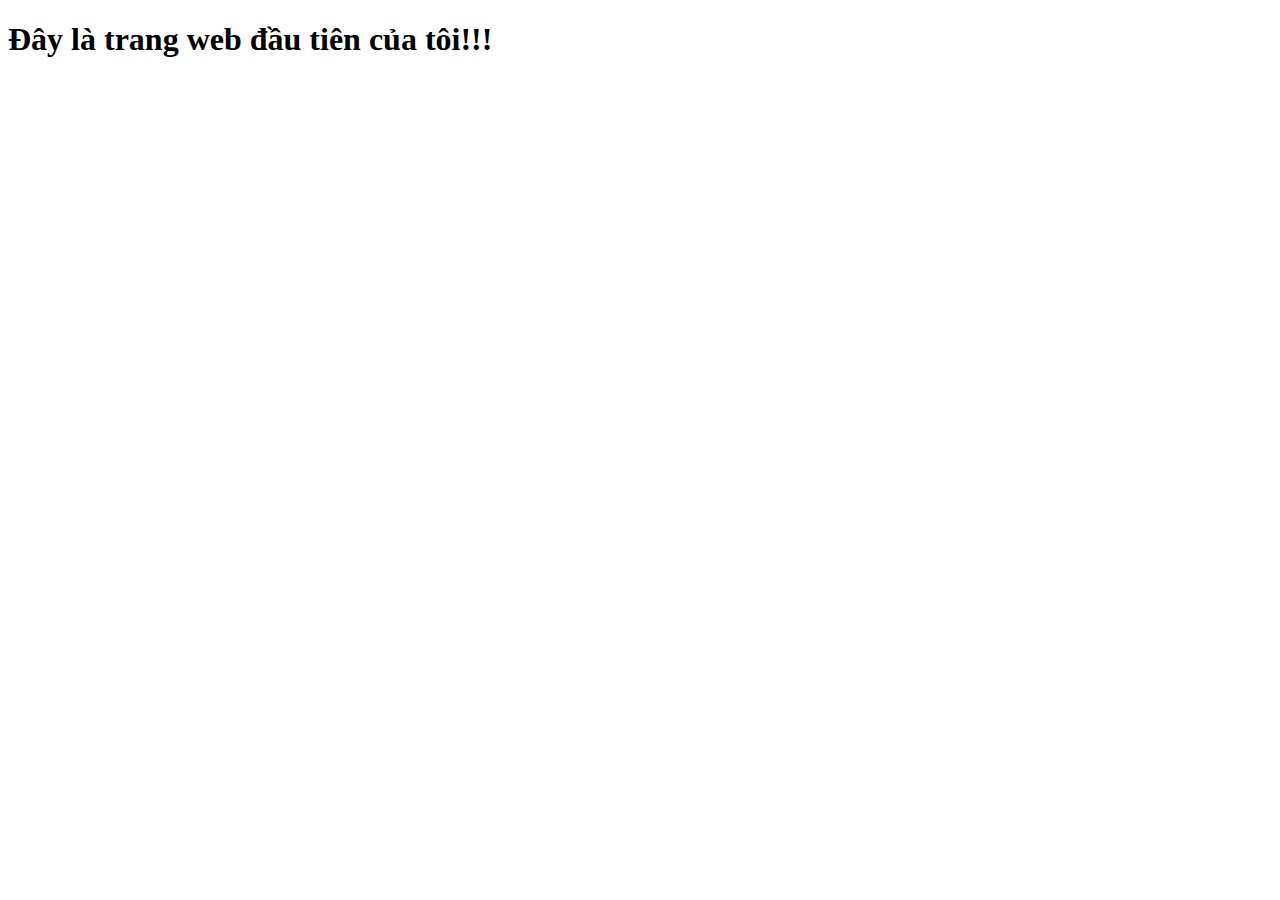
<file: lesson1/lesson1/index.html>
<!DOCTYPE html>
<html lang="en">
<head>
    <meta charset="UTF-8" />
    <meta name="viewport" content="width=device-width, initial-scale=1.0" />
    <title>document</title>
</head>
<body>
    <h1>Đây là trang web đầu tiên của tôi!!!</h1>
</body>
</html>
</file>
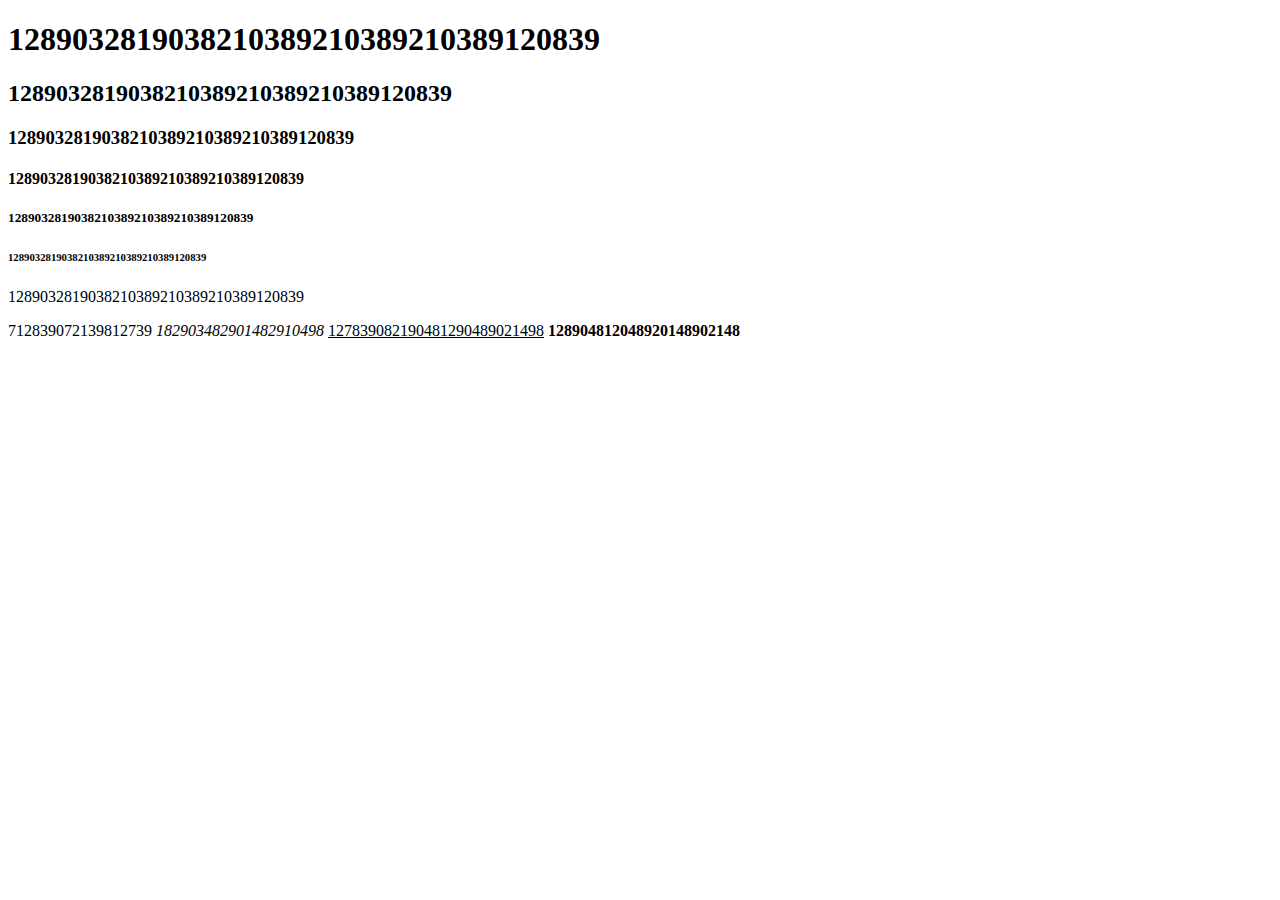
<file: lesson2/lesson2/index.html>
<!DOCTYPE html>
<html lang="en">
  <head>
    <meta charset="UTF-8" />
    <meta
      name="viewport"
      content="width=device-width, initial-scale=1.0"
    />
    <title>Document</title>
  </head>
  <body>
    <!-- Thẻ tiêu đề -->
    <h1>1289032819038210389210389210389120839</h1>
    <h2>1289032819038210389210389210389120839</h2>
    <h3>1289032819038210389210389210389120839</h3>
    <h4>1289032819038210389210389210389120839</h4>
    <h5>1289032819038210389210389210389120839</h5>
    <h6>1289032819038210389210389210389120839</h6>
    <!-- Thẻ đoạn văn -->
    <p>1289032819038210389210389210389120839</p>
    <span>712839072139812739</span>
    <i>182903482901482910498</i>
    <u>127839082190481290489021498</u>
    <b>128904812048920148902148</b>
  </body>
</html>
</file>
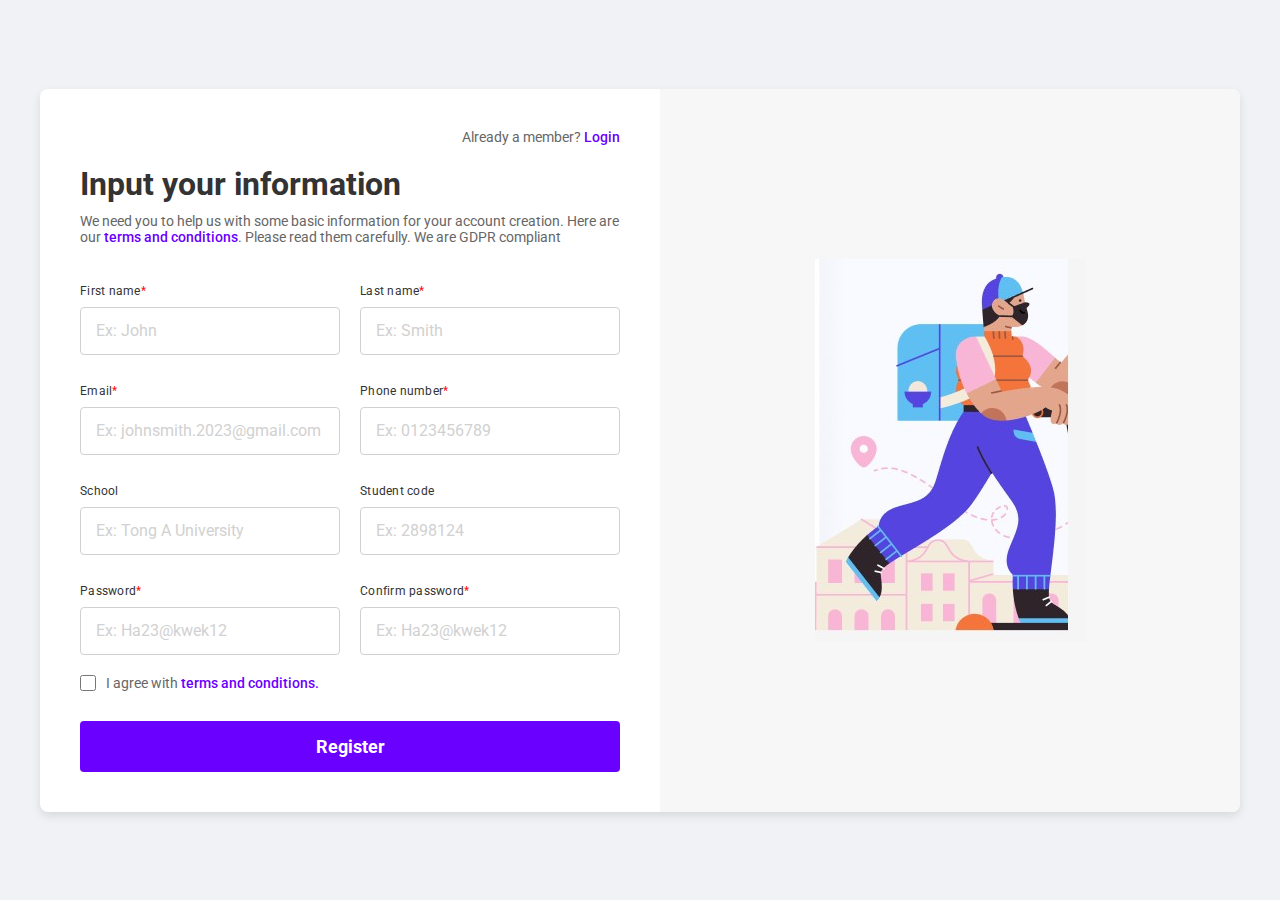
<file: lesson6/lession6/indexExercise6.html>
<!DOCTYPE html>
<html lang="en">
<head>
    <meta charset="UTF-8" />
    <meta name="viewport" content="width=device-width, initial-scale=1.0" />
    <title>Register - PC</title>
    <link rel="stylesheet" href="style.css" />
</head>
<body>
    <div class="register-container">
        <div class="register-form-wrapper">
            <div class="already-member">
                Already a member? <a href="#">Login</a>
            </div>
            <h1>Input your information</h1>
            <p class="description">
                We need you to help us with some basic information for your account creation. Here
                are our <a href="#">terms and conditions</a>. Please read them carefully. We are GDPR compliant
            </p>

            <form action="action_page.php" method="POST">
                <div class="form-row">
                    <div class="container__input-wrapper">
                        <label for="firstName">First name<span class="required">*</span></label>
                        <input type="text" id="firstName" name="firstName" placeholder="Ex: John" />
                        <span class="container__help-text">Invalid name format</span>
                    </div>

                    <div class="container__input-wrapper">
                        <label for="lastName">Last name<span class="required">*</span></label>
                        <input type="text" id="lastName" name="lastName" placeholder="Ex: Smith" />
                        <span class="container__help-text">Invalid name format</span>
                    </div>
                </div>

                <div class="form-row">
                    <div class="container__input-wrapper">
                        <label for="email">Email<span class="required">*</span></label>
                        <input type="text" id="email" name="email" placeholder="Ex: johnsmith.2023@gmail.com" />
                        <span class="container__help-text">Invalid email format</span>
                    </div>

                    <div class="container__input-wrapper">
                        <label for="phoneNumber">Phone number<span class="required">*</span></label>
                        <input type="text" id="phoneNumber" name="phoneNumber" placeholder="Ex: 0123456789" />
                        <span class="container__help-text">Invalid phone number format</span>
                    </div>
                </div>

                <div class="form-row">
                    <div class="container__input-wrapper">
                        <label for="school">School</label>
                        <input type="text" id="school" name="school" placeholder="Ex: Tong A University" />
                        <span class="container__help-text">Invalid school name</span>
                    </div>

                    <div class="container__input-wrapper">
                        <label for="studentCode">Student code</label>
                        <input type="text" id="studentCode" name="studentCode" placeholder="Ex: 2898124" />
                        <span class="container__help-text">Invalid student code</span>
                    </div>
                </div>

                <div class="form-row">
                    <div class="container__input-wrapper">
                        <label for="password">Password<span class="required">*</span></label>
                        <input type="password" id="password" name="password" placeholder="Ex: Ha23@kwek12" />
                        <span class="container__help-text">Your password must be at least 8 characters long</span>
                    </div>

                    <div class="container__input-wrapper">
                        <label for="confirmPassword">Confirm password<span class="required">*</span></label>
                        <input type="password" id="confirmPassword" name="confirmPassword" placeholder="Ex: Ha23@kwek12" />
                        <span class="container__help-text">Your password and confirmation password do not match</span>
                    </div>
                </div>

                <div class="checkbox-wrapper">
                    <input type="checkbox" id="terms" name="terms" />
                    <label for="terms">I agree with <a href="#">terms and conditions.</a></label>
                </div>

                <button type="submit" class="register-button">Register</button>
            </form>
        </div>
        <div class="illustration-wrapper">
            <img src="hinh.jpg" alt="Delivery person walking" />
        </div>
    </div>
</body>
</html>
</file>
<file: lesson6/lession6/style.css>
@import url('https://fonts.googleapis.com/css2?family=Roboto:wght@400;500;700&display=swap');

* {
    margin: 0;
    padding: 0;
    box-sizing: border-box;
    font-family: 'Roboto', sans-serif;
}

body {
    display: flex;
    justify-content: center;
    align-items: center;
    min-height: 100vh;
    background-color: #f0f2f5;
}

.register-container {
    display: flex;
    background-color: #ffffff;
    border-radius: 8px;
    box-shadow: 0 4px 10px rgba(0, 0, 0, 0.1);
    max-width: 1200px;
    width: 100%;
    overflow: hidden;
}

.register-form-wrapper {
    padding: 40px;
    flex: 1;
    min-width: 500px;
}

.already-member {
    text-align: right;
    font-size: 14px;
    margin-bottom: 20px;
    color: #666;
}

.already-member a {
    color: #6a00ff;
    text-decoration: none;
    font-weight: 500;
}

h1 {
    font-size: 32px;
    color: #333;
    margin-bottom: 10px;
}

.description {
    font-size: 14px;
    color: #666;
    margin-bottom: 30px;
}

.description a {
    color: #6a00ff;
    text-decoration: none;
    font-weight: 500;
}

.form-row {
    display: flex;
    gap: 20px;
    margin-bottom: 20px;
}

.container__input-wrapper {
    flex: 1;
    position: relative;
}

.container__input-wrapper label {
    display: block;
    font-size: 12px;
    line-height: 32px;
    letter-spacing: 0.25px;
    color: #333;
}

.required {
    color: #ff0000;
}

.container__input-wrapper input {
    width: 100%;
    height: 48px;
    padding: 10px 15px;
    border: 1px solid #d1d1d1;
    border-radius: 4px;
    outline: none;
    font-size: 16px;
    color: #333;
    transition: border-color 0.3s ease;
}

.container__input-wrapper input:focus {
    border-color: #6a00ff;
}

.container__input-wrapper input::placeholder {
    color: #d1d1d1;
}

.container__input-wrapper.error input {
    border-color: #ff1e1e;
}

.container__help-text {
    font-size: 12px;
    line-height: 18px;
    letter-spacing: 0.25px;
    color: #ff1e1e;
    display: none;
    margin-top: 5px;
}

.container__input-wrapper.error .container__help-text {
    display: block;
}

.checkbox-wrapper {
    display: flex;
    align-items: center;
    margin-bottom: 30px;
    font-size: 14px;
    color: #666;
}

.checkbox-wrapper input[type="checkbox"] {
    margin-right: 10px;
    width: 16px;
    height: 16px;
    accent-color: #6a00ff;
}

.checkbox-wrapper a {
    color: #6a00ff;
    text-decoration: none;
    font-weight: 500;
}

.register-button {
    width: 100%;
    padding: 15px;
    background-color: #6a00ff;
    color: #ffffff;
    border: none;
    border-radius: 4px;
    font-size: 18px;
    font-weight: bold;
    cursor: pointer;
    transition: background-color 0.3s ease;
}

.register-button:hover {
    background-color: #5500cc;
}

.illustration-wrapper {
    flex: 1;
    background-color: #f7f7f7;
    display: flex;
    justify-content: center;
    align-items: center;
    padding: 20px;
}

.illustration-wrapper img {
    max-width: 100%;
    height: auto;
    display: block;
}

@media (max-width: 800px) {
    .register-container {
        flex-direction: column;
        max-width: 90%;
    }

    .illustration-wrapper {
        display: none;
    }

    .register-form-wrapper {
        min-width: unset;
        width: 100%;
        padding: 25px;
    }

    .form-row {
        flex-direction: column;
        gap: 15px;
    }

    h1 {
        font-size: 28px;
    }
}
</file>
